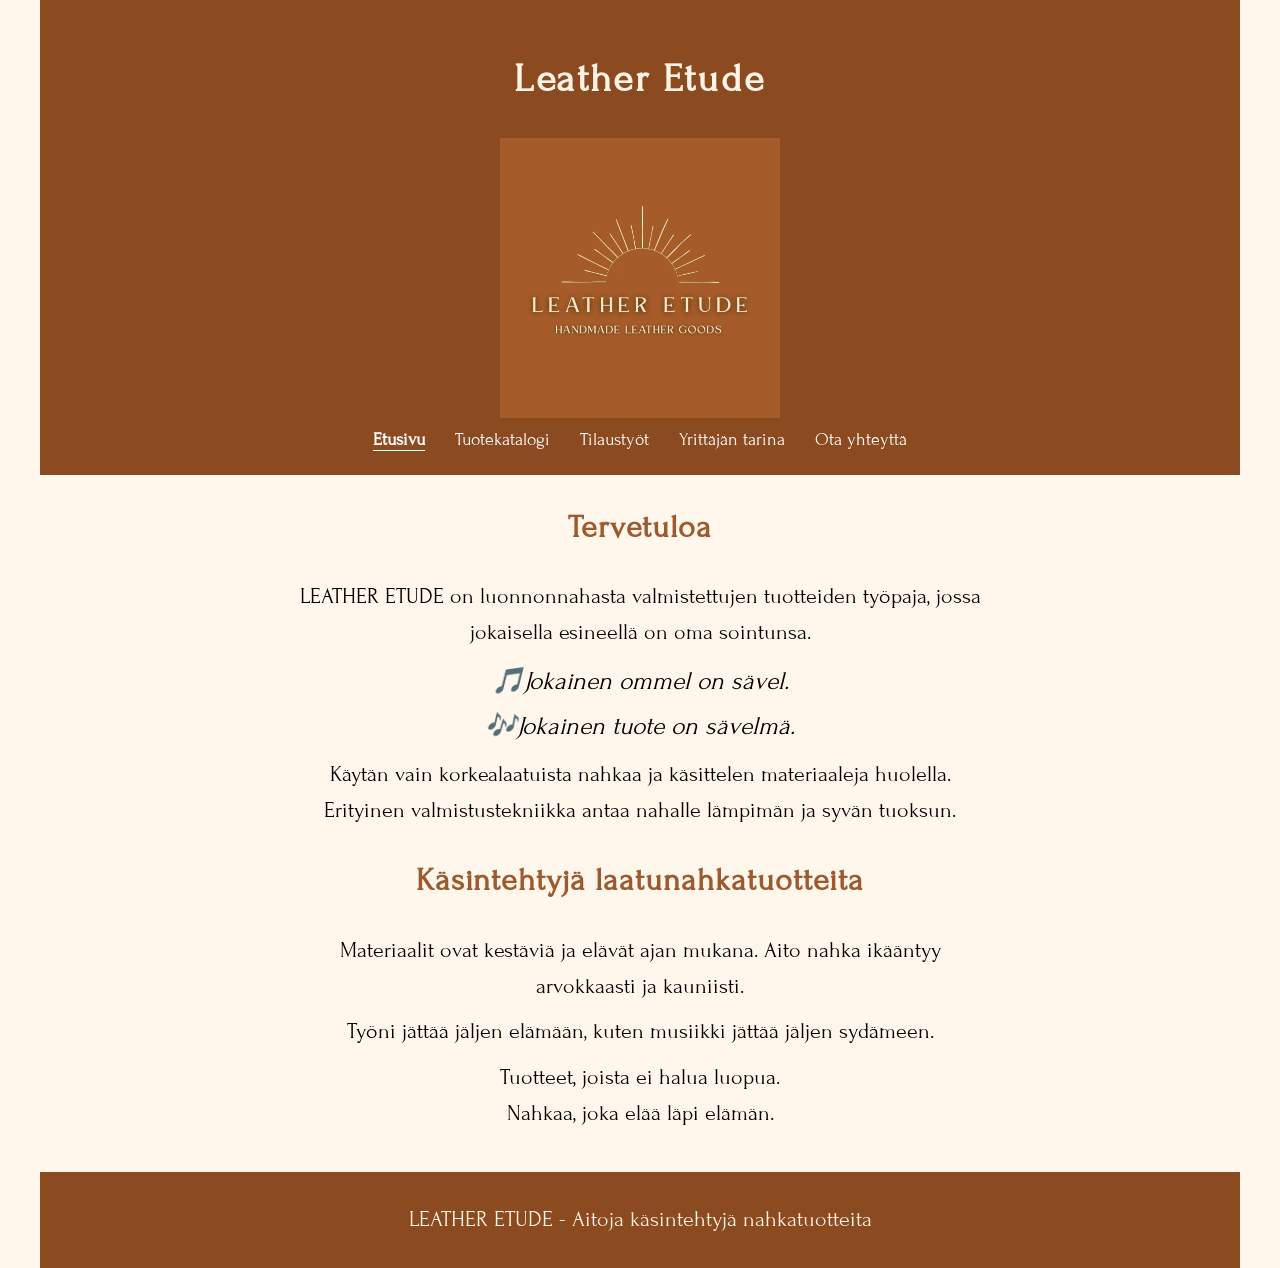
<file: index.html>
<!DOCTYPE html>
<html lang="fi">

<head>
  <title>Leather Etude</title>
  <meta name="viewport" content="width=device-width, initial-scale=1">
  <meta charset="UTF-8">
  <meta name="author" content="Olavi">
  <meta name="description" content="Leather Etude valmistaa käsintehtyjä nahkatuotteita laadukkaasta luonnonnahasta.">
  <link href="tyyli.css" rel="stylesheet" type="text/css">
  <link rel="preconnect" href="https://fonts.googleapis.com">
  <link rel="preconnect" href="https://fonts.gstatic.com" crossorigin>
  <link href="https://fonts.googleapis.com/css2?family=Forum&display=swap" rel="stylesheet">

</head>

<body>

  <header>
    <div class="header-top">
      <h1>Leather Etude</h1>
      <img src="kuvat2/IMG_9106.jpeg" alt="Leather Etude logo" class="logo">
    </div>
    <nav>
      <ul>
        <li><a href="index.html" class="active">Etusivu</a></li>
        <li><a href="Tuotekatalogi.html">Tuotekatalogi</a></li>
        <li><a href="Tilaustyot.html">Tilaustyöt</a></li>
        <li><a href="Yrittajantarina.html">Yrittäjän tarina</a></li>
        <li><a href="Otayhteytta.html">Ota yhteyttä</a></li>
      </ul>
    </nav>
  </header>
  <main>

    <h2>Tervetuloa</h2>


    <p>LEATHER ETUDE on luonnonnahasta valmistettujen tuotteiden työpaja, jossa jokaisella esineellä on oma
      sointunsa.</p>

    <p class="musiikki">🎵Jokainen ommel on sävel.</p>
    <p class="musiikki"> 🎶Jokainen tuote on sävelmä.</p>

    <p>Käytän vain korkealaatuista nahkaa ja käsittelen materiaaleja huolella. Erityinen valmistustekniikka antaa
      nahalle lämpimän ja syvän tuoksun.</p>

    <h2>Käsintehtyjä laatunahkatuotteita</h2>

    <p>Materiaalit ovat kestäviä ja elävät ajan mukana. Aito nahka ikääntyy arvokkaasti ja kauniisti. </p>

    <p>Työni jättää jäljen elämään, kuten musiikki jättää jäljen sydämeen.</p>

    <p>Tuotteet, joista ei halua luopua.<br>​
      Nahkaa, joka elää läpi elämän.</p>

  </main>

  <footer>
    <p>LEATHER ETUDE - Aitoja käsintehtyjä nahkatuotteita</p>
  </footer>
</body>

</html>
</file>
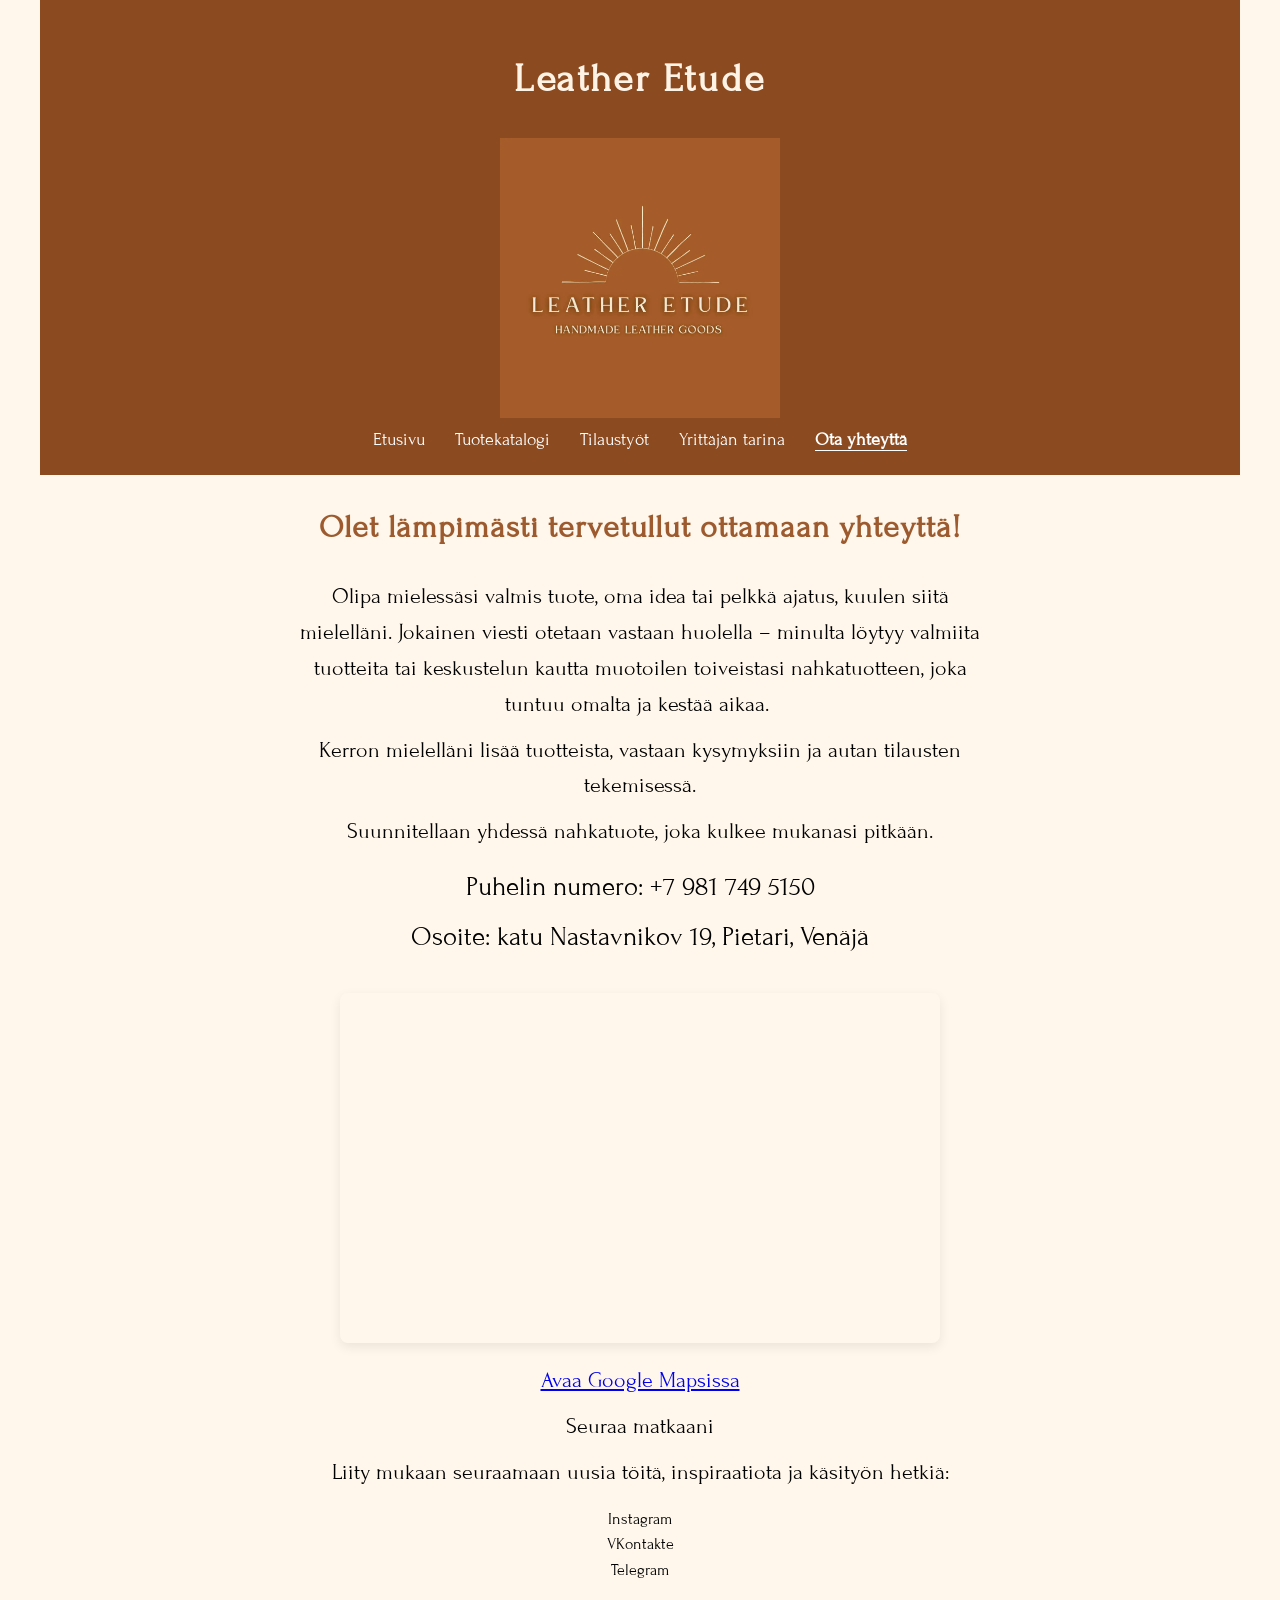
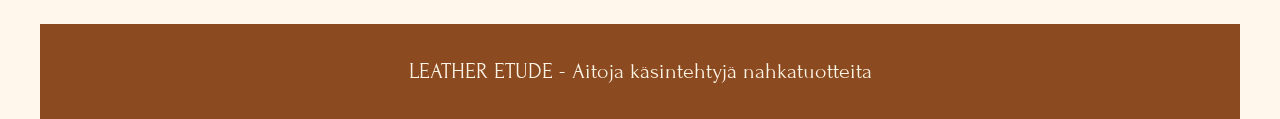
<file: Otayhteytta.html>
<!DOCTYPE html>
<html lang="fi">

<head>
    <title>Leather Etude - Ota yhteyttä</title>
    <meta name="viewport" content="width=device-width, initial-scale=1">
    <meta charset="UTF-8">
    <meta name="author" content="Olavi">
    <meta name="description" content="Ota yhteyttä Leather Etudeen ja kysy lisää käsintehdyistä nahkatuotteista.">
    <link href="tyyli.css" rel="stylesheet" type="text/css">
    <link rel="preconnect" href="https://fonts.googleapis.com">
    <link rel="preconnect" href="https://fonts.gstatic.com" crossorigin>
    <link href="https://fonts.googleapis.com/css2?family=Forum&display=swap" rel="stylesheet">

</head>

<body>

    <header>
        <h1>Leather Etude</h1>
        <img src="kuvat2/IMG_9106.jpeg" alt="Leather Etude logo" class="logo">

        <nav>
            <ul>
                <li><a href="index.html">Etusivu</a></li>
                <li><a href="Tuotekatalogi.html">Tuotekatalogi</a></li>
                <li><a href="Tilaustyot.html">Tilaustyöt</a></li>
                <li><a href="Yrittajantarina.html">Yrittäjän tarina</a></li>
                <li><a href="Otayhteytta.html" class="active">Ota yhteyttä</a></li>
            </ul>
        </nav>
    </header>

    <main>
        <h2>Olet lämpimästi tervetullut ottamaan yhteyttä! </h2>
        <p>Olipa mielessäsi valmis tuote, oma idea tai pelkkä ajatus, kuulen siitä mielelläni. Jokainen viesti otetaan ​
            vastaan huolella – minulta löytyy valmiita tuotteita tai keskustelun kautta muotoilen toiveistasi
            nahkatuotteen, joka tuntuu omalta ja kestää aikaa. ​​</p>

        <p>Kerron mielelläni lisää tuotteista, vastaan kysymyksiin ja autan tilausten tekemisessä.​</p>

        <p class="valinnat">Suunnitellaan yhdessä nahkatuote, joka kulkee mukanasi pitkään.</p>
        <ul class="valinnat">
            <li>Puhelin numero: +7 981 749 5150</li>
            <li>Osoite: katu Nastavnikov 19, Pietari, Venäjä</li>
        </ul>

        <iframe id="kartta" src="https://www.google.com/maps?q=59.944794,30.491754&z=17&output=embed" loading="lazy"
            allowfullscreen>
        </iframe>

        <p>
            <a href="https://www.google.com/maps/place/Prospekt+Nastavnikov,+19,+Sankt-Peterburg,+Ven%C3%A4j%C3%A4,+195298/@59.9447967,30.4891791,439m/data=!3m2!1e3!4b1!4m6!3m5!1s0x46962def5d0e269f:0x2eac4214632dabcf!8m2!3d59.944794!4d30.491754!16s%2Fg%2F11cncp769m?entry=ttu&g_ep=EgoyMDI2MDMwNC4xIKXMDSoASAFQAw%3D%3D"
                target="_blank">
                Avaa Google Mapsissa
            </a>
        </p>


        <p>Seuraa matkaani </p>

        <p>Liity mukaan seuraamaan uusia töitä, inspiraatiota ja käsityön hetkiä:</p>

        <ul class="somet">
            <li><a href="https://www.instagram.com/leatheretude">Instagram</a></li>
            <li><a href="https://vk.com/leatheretude">VKontakte</a></li>
            <li><a href="https://t.me/LEATHERETUDE">Telegram</a></li>
        </ul>

    </main>

    <footer>
        <p>LEATHER ETUDE - Aitoja käsintehtyjä nahkatuotteita</p>
    </footer>
</body>

</html>
</file>
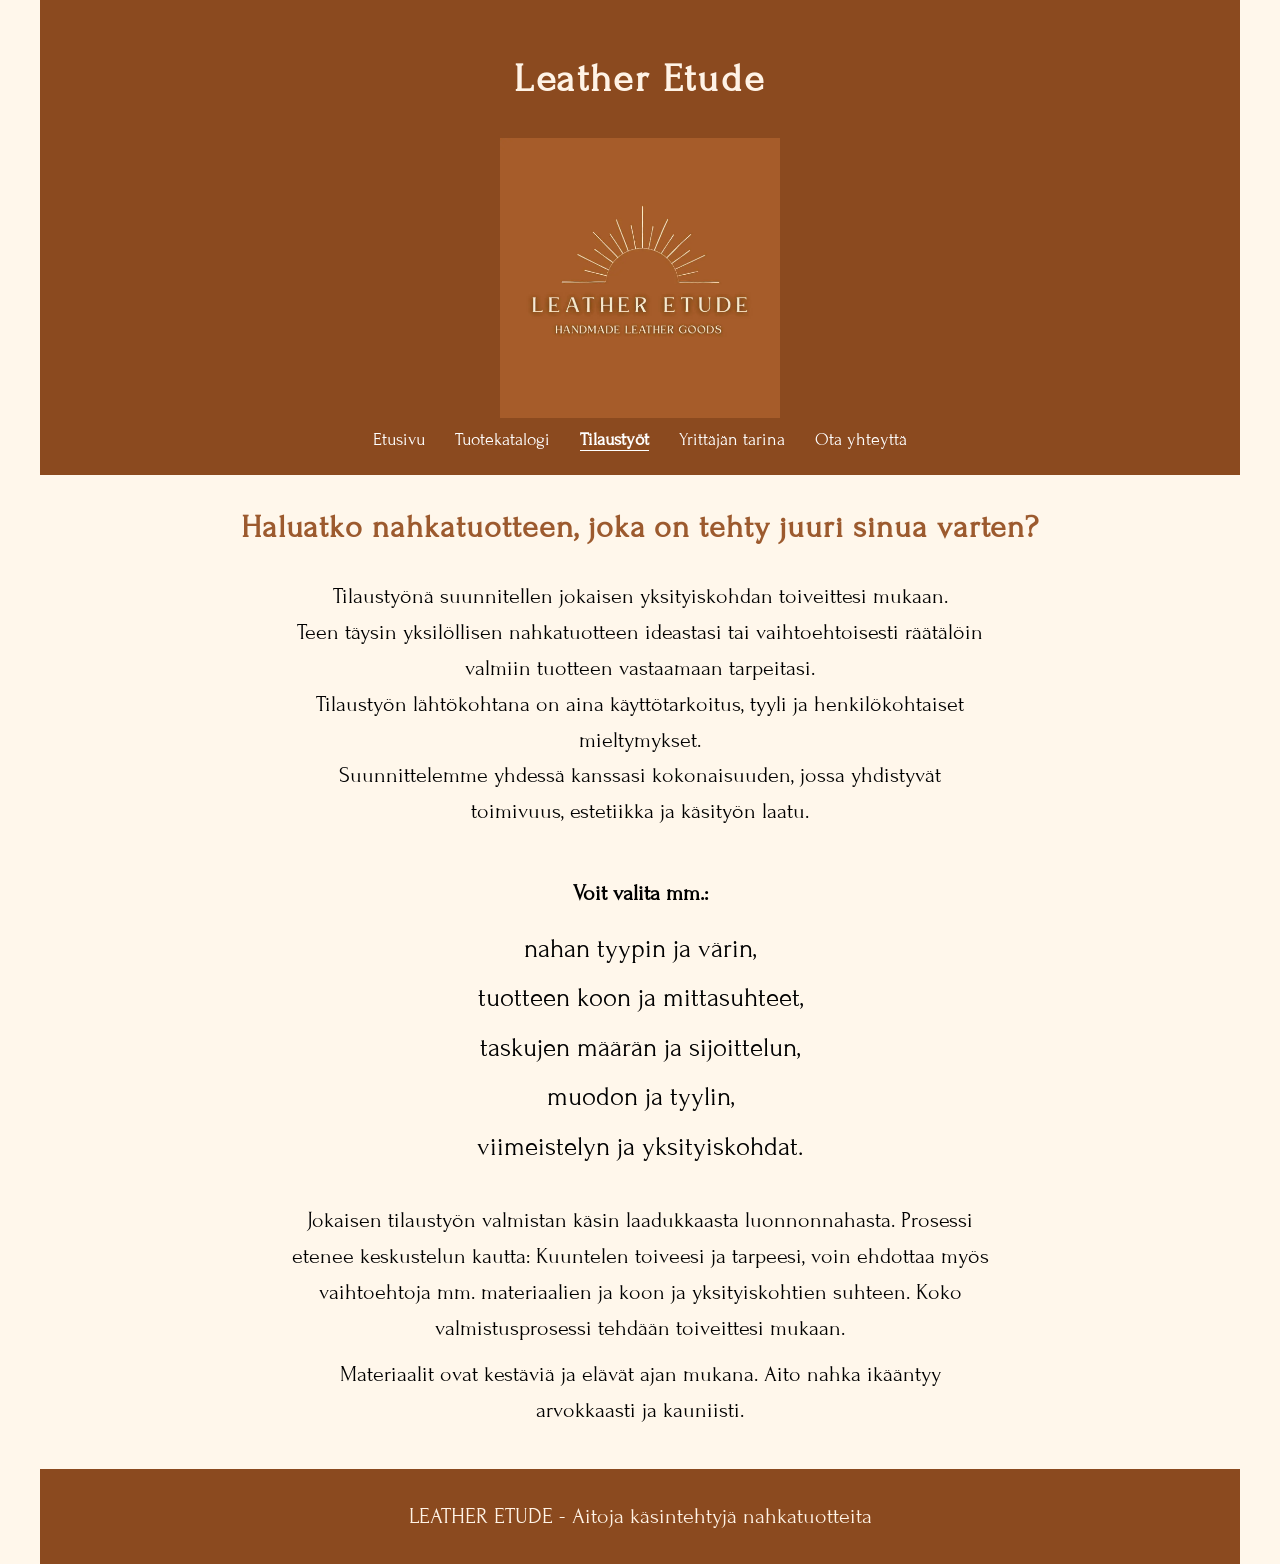
<file: Tilaustyot.html>
<!DOCTYPE html>
<html lang="fi">

<head>
    <title>Leather Etude - Tilaustyöt</title>
    <meta name="viewport" content="width=device-width, initial-scale=1">
    <meta charset="UTF-8">
    <meta name="author" content="Olavi">
    <meta name="description" content="Tilaa yksilöllinen nahkatuote Leather Etudelta.">
    <link href="tyyli.css" rel="stylesheet" type="text/css">
    <link rel="preconnect" href="https://fonts.googleapis.com">
    <link rel="preconnect" href="https://fonts.gstatic.com" crossorigin>
    <link href="https://fonts.googleapis.com/css2?family=Forum&display=swap" rel="stylesheet">

</head>

<body>

    <header>
        <h1>Leather Etude</h1>
        <img src="kuvat2/IMG_9106.jpeg" alt="Leather Etude logo" class="logo">

        <nav>
            <ul>
                <li><a href="index.html">Etusivu</a></li>
                <li><a href="Tuotekatalogi.html">Tuotekatalogi</a></li>
                <li><a href="Tilaustyot.html" class="active">Tilaustyöt</a></li>
                <li><a href="Yrittajantarina.html">Yrittäjän tarina</a></li>
                <li><a href="Otayhteytta.html">Ota yhteyttä</a></li>
            </ul>
        </nav>
    </header>

    <main>
        <h2>Haluatko nahkatuotteen, joka on tehty juuri sinua varten?</h2>
        <p>Tilaustyönä suunnitellen jokaisen yksityiskohdan toiveittesi mukaan.<br> ​

            Teen täysin yksilöllisen nahkatuotteen ideastasi tai vaihtoehtoisesti räätälöin valmiin tuotteen vastaamaan
            tarpeitasi.<br>​

            Tilaustyön lähtökohtana on aina käyttötarkoitus, tyyli ja henkilökohtaiset mieltymykset.<br> ​

            Suunnittelemme yhdessä kanssasi kokonaisuuden, jossa yhdistyvät toimivuus, estetiikka ja käsityön
            laatu.<br>​​
        </p>

        <p class="valinnat"><strong>Voit valita mm.:</strong></p>

        <ul class="valinnat">
            <li>nahan tyypin ja värin,</li>
            <li>tuotteen koon ja mittasuhteet,</li>
            <li>taskujen määrän ja sijoittelun,</li>
            <li>muodon ja tyylin,</li>
            <li>viimeistelyn ja yksityiskohdat.</li>
        </ul>

        <p>Jokaisen tilaustyön valmistan käsin laadukkaasta luonnonnahasta. Prosessi etenee keskustelun kautta:
            Kuuntelen toiveesi ja tarpeesi, voin ehdottaa myös vaihtoehtoja mm. materiaalien ja koon ja yksityiskohtien
            suhteen. Koko valmistusprosessi tehdään toiveittesi mukaan.</p>



        <p>Materiaalit ovat kestäviä ja elävät ajan mukana. Aito nahka ikääntyy arvokkaasti ja kauniisti. </p>


    </main>

    <footer>
        <p>LEATHER ETUDE - Aitoja käsintehtyjä nahkatuotteita</p>
    </footer>
</body>

</html>
</file>
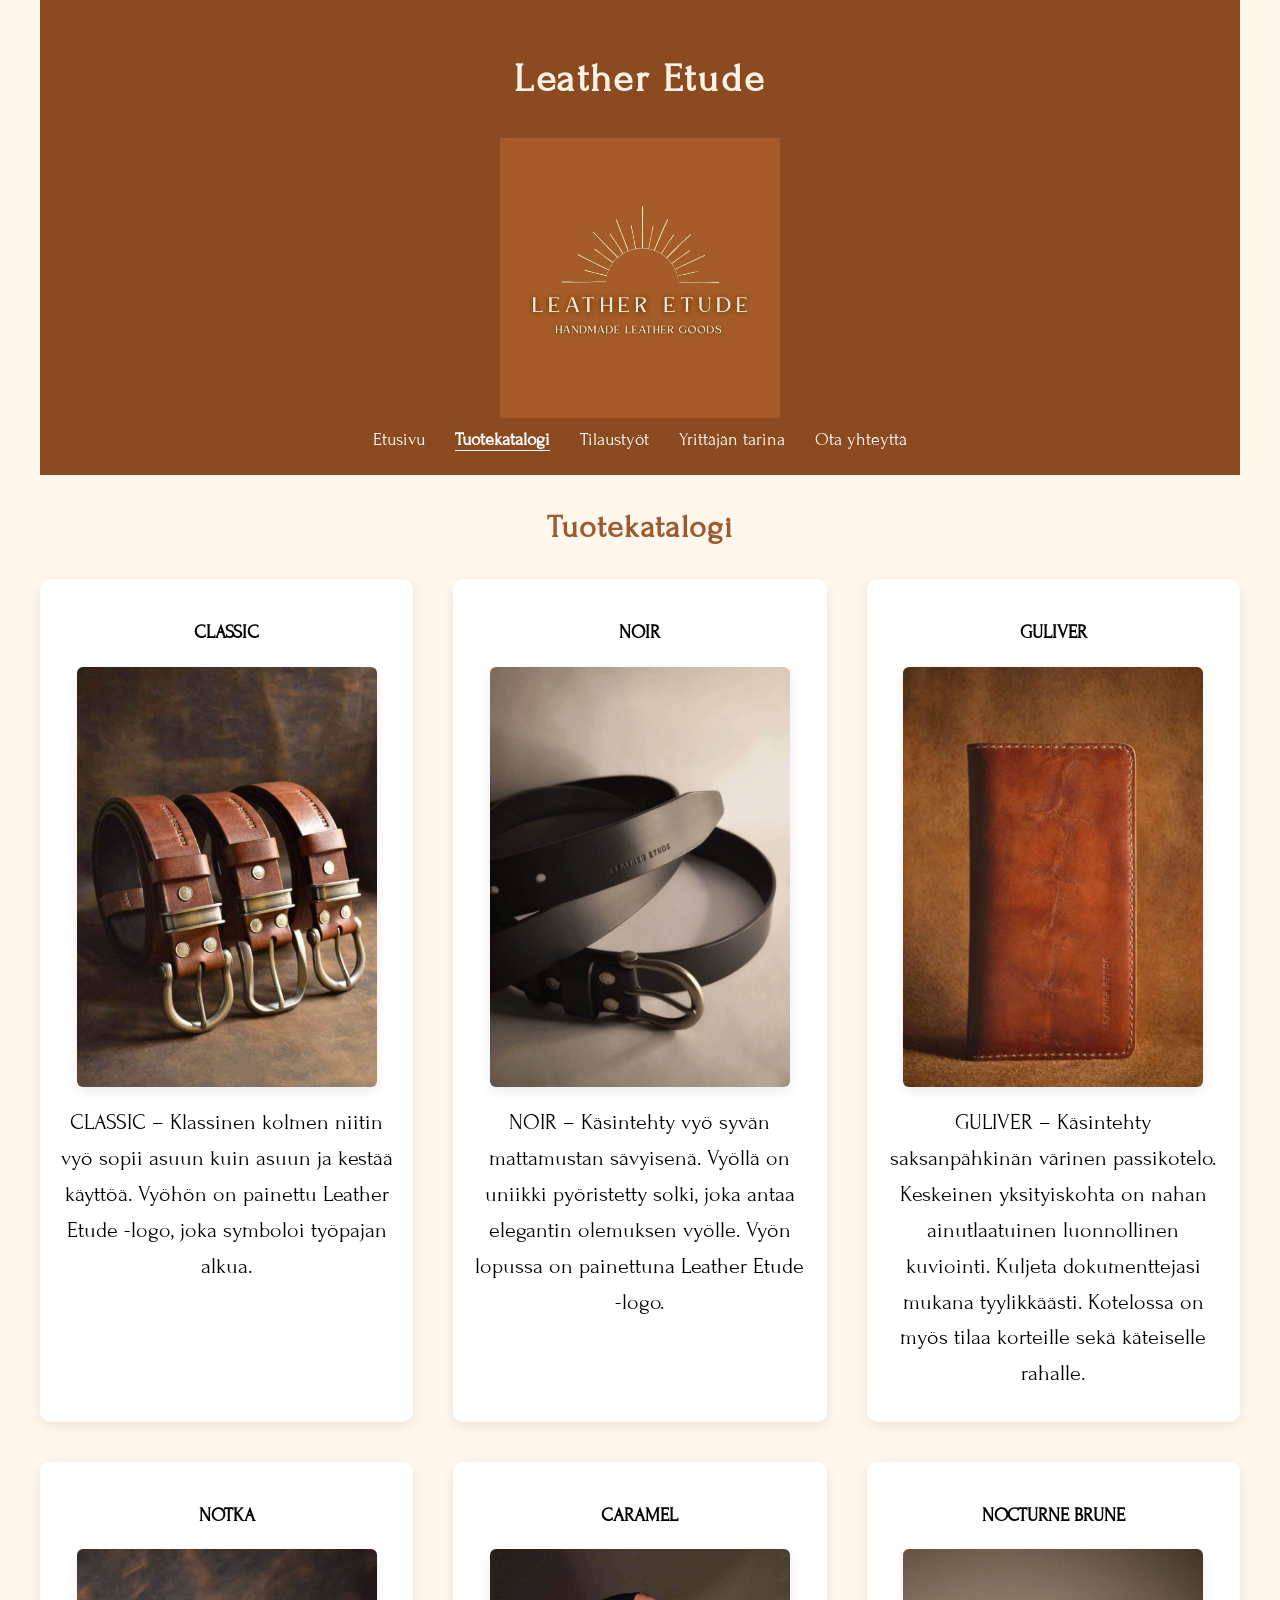
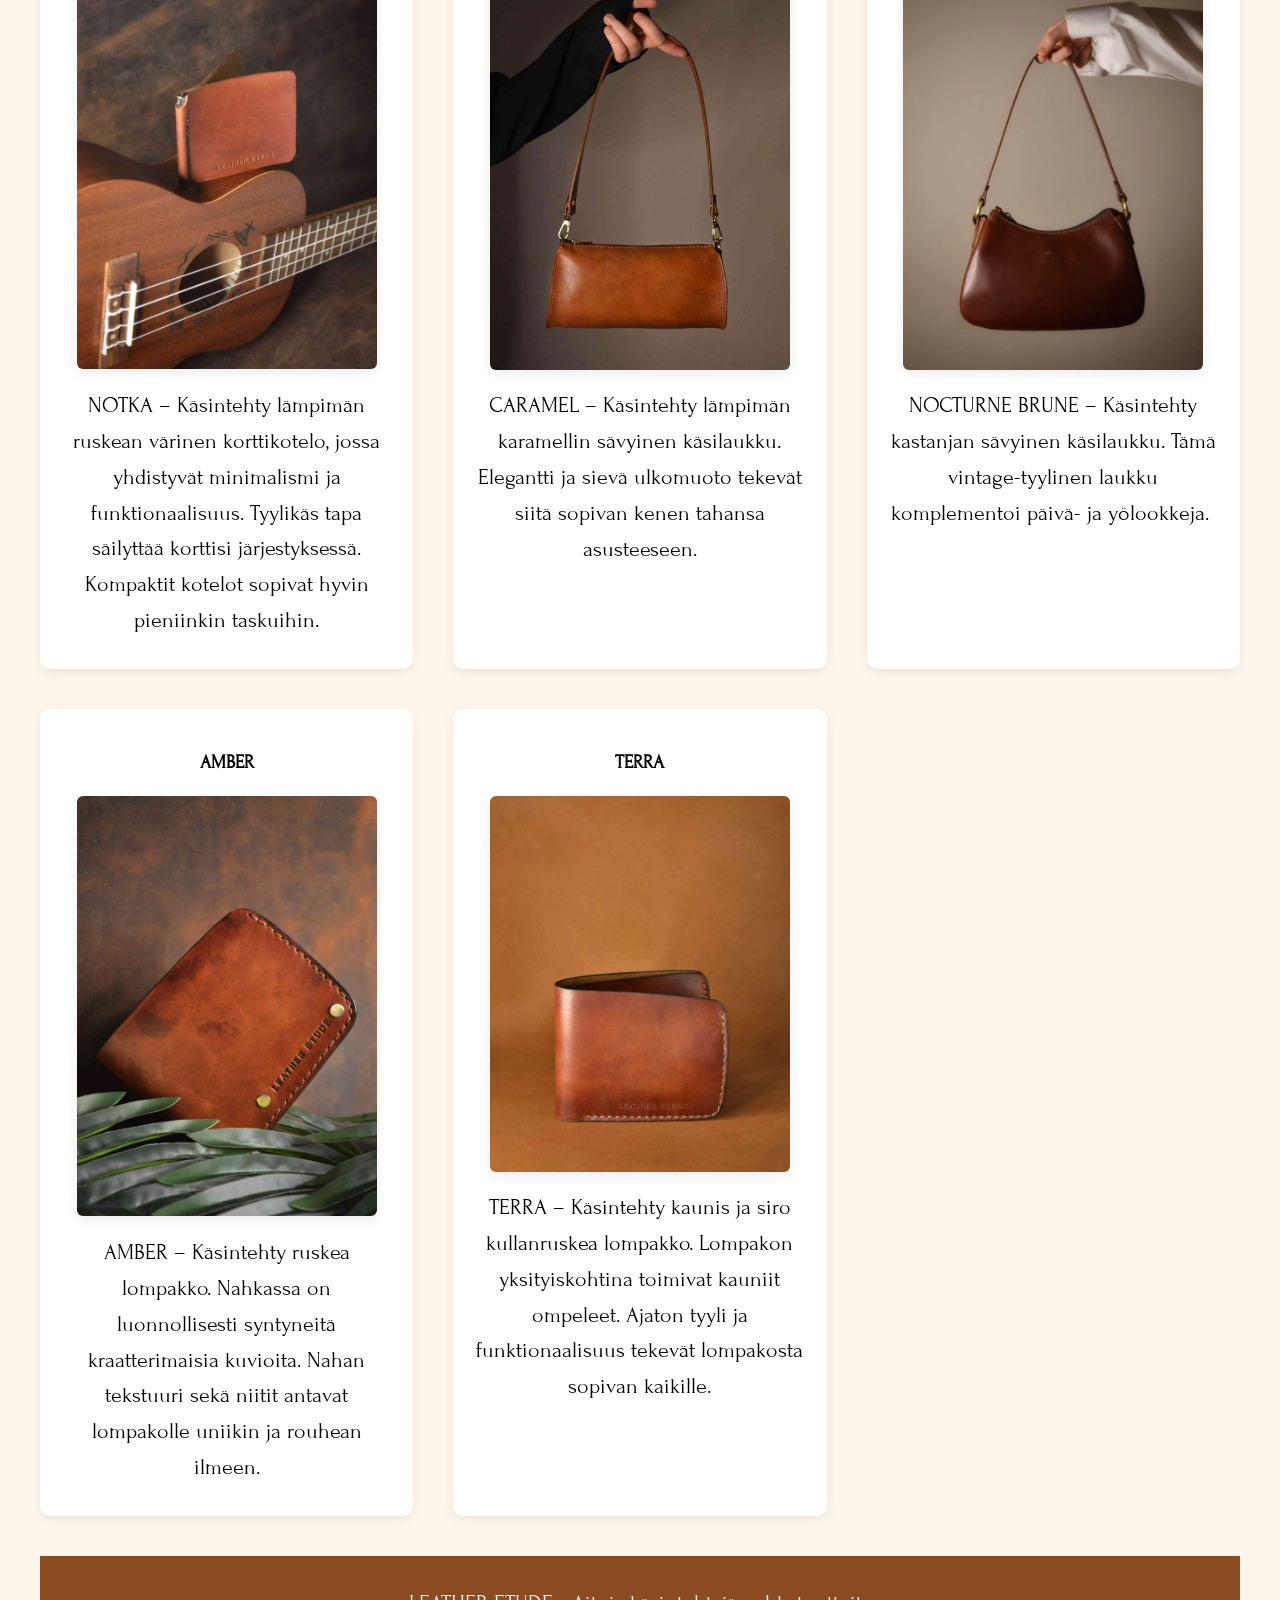
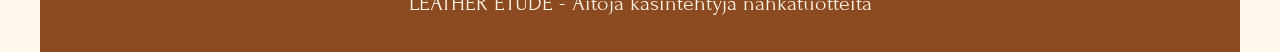
<file: Tuotekatalogi.html>
<!DOCTYPE html>
<html lang="fi">

<head>
    <title>Leather Etude - Tuotekatalogi</title>
    <meta name="viewport" content="width=device-width, initial-scale=1">
    <meta charset="UTF-8">
    <meta name="author" content="Olavi">
    <meta name="description" content="Tutustu Leather Etuden tuotekatalogiin.">
    <link href="tyyli.css" rel="stylesheet" type="text/css">
    <link rel="preconnect" href="https://fonts.googleapis.com">
    <link rel="preconnect" href="https://fonts.gstatic.com" crossorigin>
    <link href="https://fonts.googleapis.com/css2?family=Forum&display=swap" rel="stylesheet">

</head>

<body>

    <header>
        <h1>Leather Etude</h1>
        <img src="kuvat2/IMG_9106.jpeg" alt="Leather Etude logo" class="logo">

        <nav>
            <ul>
                <li><a href="index.html">Etusivu</a></li>
                <li><a href="Tuotekatalogi.html" class="active">Tuotekatalogi</a></li>
                <li><a href="Tilaustyot.html">Tilaustyöt</a></li>
                <li><a href="Yrittajantarina.html">Yrittäjän tarina</a></li>
                <li><a href="Otayhteytta.html">Ota yhteyttä</a></li>
            </ul>
        </nav>
    </header>

    <main>
        <h2>Tuotekatalogi​</h2>

        <div>
            <div class="tuotteet">

                <div class="tuote">
                    <h3>CLASSIC</h3>
                    <img src="kuvat2/IMG_9396.jpeg" alt=" ruskea CLASSIC -vyö" class="tuotekuva">
                    <p>CLASSIC – Klassinen kolmen niitin vyö sopii asuun kuin asuun ja kestää käyttöä. Vyöhön on
                        painettu Leather Etude -logo, joka symboloi työpajan alkua.</p>
                </div>

                <div class="tuote">
                    <h3>NOIR</h3>
                    <img src="kuvat2/IMG_9393.jpeg" alt=" musta NOIR -vyö" class="tuotekuva">
                    <p>NOIR – Käsintehty vyö syvän mattamustan sävyisenä. Vyöllä on uniikki pyöristetty solki, joka
                        antaa
                        elegantin olemuksen vyölle. Vyön lopussa on painettuna Leather Etude -logo.</p>
                </div>

                <div class="tuote">
                    <h3>GULIVER</h3>
                    <img src="kuvat2/IMG_9388.jpeg" alt=" vaaleanruskea GULIVER - dokumenttikotelo" class="tuotekuva">
                    <p>GULIVER – Käsintehty saksanpähkinän värinen passikotelo. Keskeinen yksityiskohta on nahan
                        ainutlaatuinen luonnollinen kuviointi. Kuljeta dokumenttejasi mukana
                        tyylikkäästi.
                        Kotelossa on myös tilaa korteille sekä käteiselle rahalle.</p>
                </div>

                <div class="tuote">
                    <h3>NOTKA</h3>
                    <img src="kuvat2/IMG_9391.jpeg" alt=" minimilistinen ruskea NOTKA -korttikotelo" class="tuotekuva">
                    <p>NOTKA – Käsintehty lämpimän ruskean värinen korttikotelo, jossa yhdistyvät minimalismi ja
                        funktionaalisuus. Tyylikäs tapa säilyttää korttisi
                        järjestyksessä. Kompaktit kotelot sopivat hyvin pieniinkin taskuihin.</p>
                </div>

                <div class="tuote">
                    <h3>CARAMEL</h3>
                    <img src="kuvat2/IMG_9394.jpeg" alt="karamellin sävyinen CARAMEL -käsilaukku" class="tuotekuva">
                    <p>CARAMEL – Käsintehty lämpimän karamellin sävyinen käsilaukku. Elegantti ja sievä ulkomuoto
                        tekevät siitä sopivan kenen tahansa asusteeseen.​</p>
                </div>

                <div class="tuote">
                    <h3>NOCTURNE BRUNE</h3>
                    <img src="kuvat2/IMG_9389.jpeg" alt=" tumman kastanjan värinen NOCTURNE BRUNE -käsilaukku"
                        class="tuotekuva">
                    <p>NOCTURNE BRUNE – Käsintehty kastanjan sävyinen käsilaukku. Tämä vintage-tyylinen laukku
                        komplementoi päivä- ja yölookkeja. ​</p>
                </div>

                <div class="tuote">
                    <h3>AMBER</h3>
                    <img src="kuvat2/IMG_9170.jpeg" alt=" rouhea nahkainen AMBER -lompakko" class="tuotekuva">
                    <p>AMBER – Käsintehty ruskea lompakko. Nahkassa on luonnollisesti syntyneitä kraatterimaisia
                        kuvioita. Nahan tekstuuri sekä niitit antavat lompakolle uniikin ja rouhean ilmeen. </p>
                </div>

                <div class="tuote">
                    <h3>TERRA</h3>
                    <img src="kuvat2/IMG_9390.jpeg" alt=" tyylikäs TERRA -lompakko" class="tuotekuva">
                    <p>TERRA – Käsintehty kaunis ja siro kullanruskea lompakko. Lompakon yksityiskohtina toimivat
                        kauniit ompeleet. Ajaton tyyli ja funktionaalisuus tekevät lompakosta sopivan kaikille.
                    </p>
                </div>

            </div>



    </main>

    <footer>
        <p>LEATHER ETUDE - Aitoja käsintehtyjä nahkatuotteita</p>
    </footer>
</body>

</html>
</file>
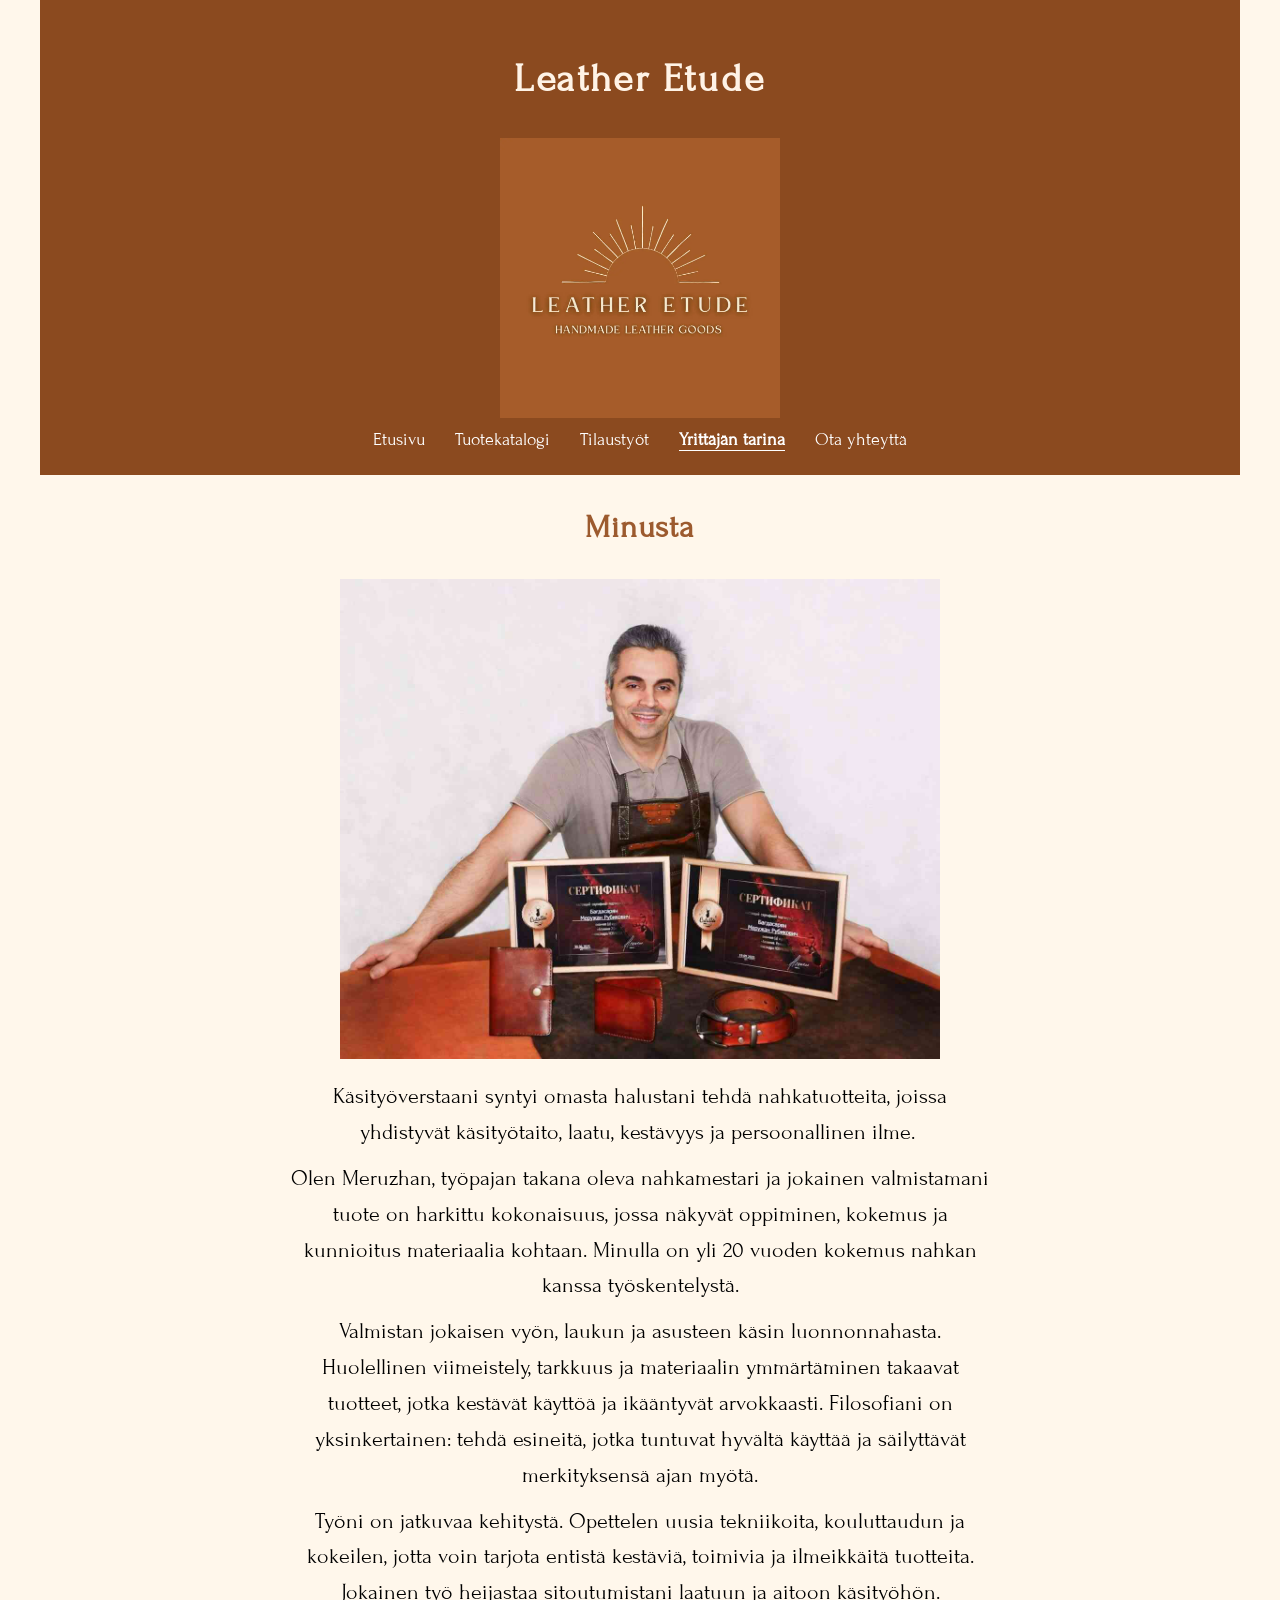
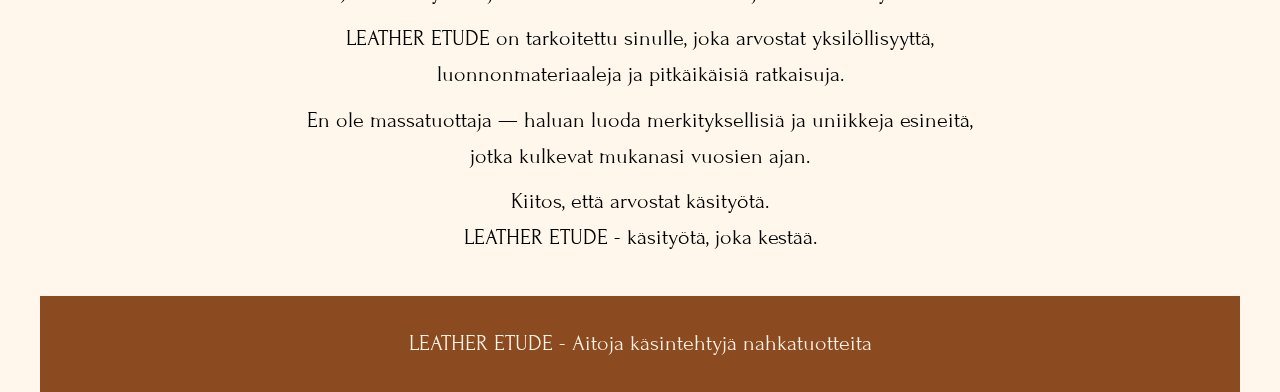
<file: Yrittajantarina.html>
<!DOCTYPE html>
<html lang="fi">

<head>
    <title>Leather Etude - Yrittäjän tarina</title>
    <meta name="viewport" content="width=device-width, initial-scale=1">
    <meta charset="UTF-8">
    <meta name="author" content="Olavi">
    <meta name="description" content="Lue Leather Etuden yrittäjän tarina ja käsityöpajan tausta.">
    <link href="tyyli.css" rel="stylesheet" type="text/css">
    <link rel="preconnect" href="https://fonts.googleapis.com">
    <link rel="preconnect" href="https://fonts.gstatic.com" crossorigin>
    <link href="https://fonts.googleapis.com/css2?family=Forum&display=swap" rel="stylesheet">

</head>

<body>

    <header>
        <h1>Leather Etude</h1>
        <img src="kuvat2/IMG_9106.jpeg" alt="Leather Etude logo" class="logo">

        <nav>
            <ul>
                <li><a href="index.html">Etusivu</a></li>
                <li><a href="Tuotekatalogi.html">Tuotekatalogi</a></li>
                <li><a href="Tilaustyot.html">Tilaustyöt</a></li>
                <li><a href="Yrittajantarina.html" class="active">Yrittäjän tarina</a></li>
                <li><a href="Otayhteytta.html">Ota yhteyttä</a></li>
            </ul>
        </nav>
    </header>

    <main>
        <h2>Minusta</h2>

        <img src="kuvat2/IMG_9387.jpeg" alt="Nahkasuutarin kuva" class="sivukuva">


        <p>Käsityöverstaani syntyi omasta halustani tehdä nahkatuotteita, joissa yhdistyvät käsityötaito, laatu,
            kestävyys ja persoonallinen ilme. ​</p>

        <p>Olen Meruzhan, työpajan takana oleva nahkamestari ja jokainen valmistamani tuote on harkittu kokonaisuus,
            jossa näkyvät oppiminen, kokemus ja kunnioitus materiaalia kohtaan. Minulla on yli 20 vuoden kokemus nahkan
            kanssa työskentelystä.​</p>

        <p>Valmistan jokaisen vyön, laukun ja asusteen käsin luonnonnahasta. Huolellinen viimeistely, tarkkuus ja
            materiaalin ymmärtäminen takaavat tuotteet, jotka kestävät käyttöä ja ikääntyvät arvokkaasti. Filosofiani on
            yksinkertainen: tehdä esineitä, jotka tuntuvat hyvältä käyttää ja säilyttävät merkityksensä ajan myötä.</p>


        <p>Työni on jatkuvaa kehitystä. Opettelen uusia tekniikoita, kouluttaudun ja kokeilen, jotta voin tarjota
            entistä kestäviä, toimivia ja ilmeikkäitä tuotteita. Jokainen työ heijastaa sitoutumistani laatuun ja aitoon
            käsityöhön.</p>

        <p>LEATHER ETUDE on tarkoitettu sinulle, joka arvostat yksilöllisyyttä, luonnonmateriaaleja ja pitkäikäisiä
            ratkaisuja. </p>
        <p>En ole massatuottaja — haluan luoda merkityksellisiä ja uniikkeja esineitä, jotka kulkevat mukanasi vuosien
            ajan.</p>

        <p>Kiitos, että arvostat käsityötä.​<br>
            LEATHER ETUDE - käsityötä, joka kestää.</p>

    </main>

    <footer>
        <p>LEATHER ETUDE - Aitoja käsintehtyjä nahkatuotteita</p>
    </footer>
</body>

</html>
</file>
<file: tyyli.css>
:root {
    --primary-color: #8b4a1f;
    --background-color: rgb(255, 247, 235);
    --text-color: black;
    --card-color: white;
}

body {
    color: var(--text-color);
    background-color: var(--background-color);
    font-family: "Forum", serif;
    text-align: center;
    line-height: 1.6;
}

H1 {
    color: #fff3e6;
    font-size: 2.5rem;
    letter-spacing: 0.06em;
}

H2 {
    color: #9c5a2e;
    font-size: 2rem;
    letter-spacing: 0.03em;
}

p {
    font-size: 1.4rem;
    margin: 10px auto;
    max-width: 700px;
}

.valinnat {
    max-width: 600px;
    margin: 0 auto;
    list-style: none;
    padding: 0;
}

.valinnat li {
    margin: 6px 0;
    font-size: 1.7rem;

}

p.valinnat {
    margin-bottom: 15px;
}

ul.valinnat {
    margin-top: 15px;
    margin-bottom: 35px;
}

header {
    background-color: var(--primary-color);
    padding: 20px;
}

.logo {
    width: 280px;
}

nav ul {
    list-style: none;
    padding: 0;
    margin: 0;
    display: flex;
    justify-content: center;
    gap: 30px;
}

nav a {
    text-decoration: none;
    color: white;
    font-size: 18px;
}

nav a:hover {
    text-decoration: underline;
}

nav a.active {
    border-bottom: 1.5px solid white;
    font-weight: bold;
}

.tuotteet {
    display: grid;
    grid-template-columns: 1fr;
    gap: 40px;
}

.tuotekuva {
    width: 100%;
    max-width: 300px;
    box-shadow: 0 4px 12px rgba(0, 0, 0, 0.08);
    border-radius: 6px;
}

.tuotekuva:hover {
    transform: scale(1.1);
    transition: transform 0.3s;
}

.tuote {
    background: var(--card-color);
    padding: 20px;
    border-radius: 10px;
    box-shadow: 0 4px 12px rgba(0, 0, 0, 0.08);
}

.sivukuva {
    width: 600px;
    max-width: 90%;
    margin: 20px auto;
    display: block;
}

.somet {
    list-style: none;
    padding: 0;
}

.somet a {
    text-decoration: none;
    color: black;
}

.somet a:hover {
    text-decoration: underline;
}

.musiikki {
    font-style: italic;
    margin: 4px auto;
    font-size: 1.6em;
    max-width: 700px;
}

#kartta {
    width: 100%;
    max-width: 600px;
    height: 350px;
    border: 0;
    border-radius: 8px;
    box-shadow: 0 4px 12px rgba(0, 0, 0, 0.08);
    margin: 20px auto;
    display: block;
}

footer {
    margin-top: 40px;
    padding: 20px;
    background-color: var(--primary-color);
    color: #fff3e6;
    text-align: center;
    font-size: 1.1rem;
}

/* MOBIILI */

@media only screen and (max-width:430px) {

    nav ul {
        flex-direction: column;
        gap: 10px;
    }

    .logo {
        width: 200px;
    }

}

/* TABLET */

@media only screen and (min-width:431px) {

    .tuotteet {
        grid-template-columns: 1fr 1fr;
    }

}

/* DESKTOP */

@media only screen and (min-width:1200px) {

    .tuotteet {
        grid-template-columns: 1fr 1fr 1fr;
    }

    body {
        max-width: 1200px;
        margin: auto;
    }

}
</file>
